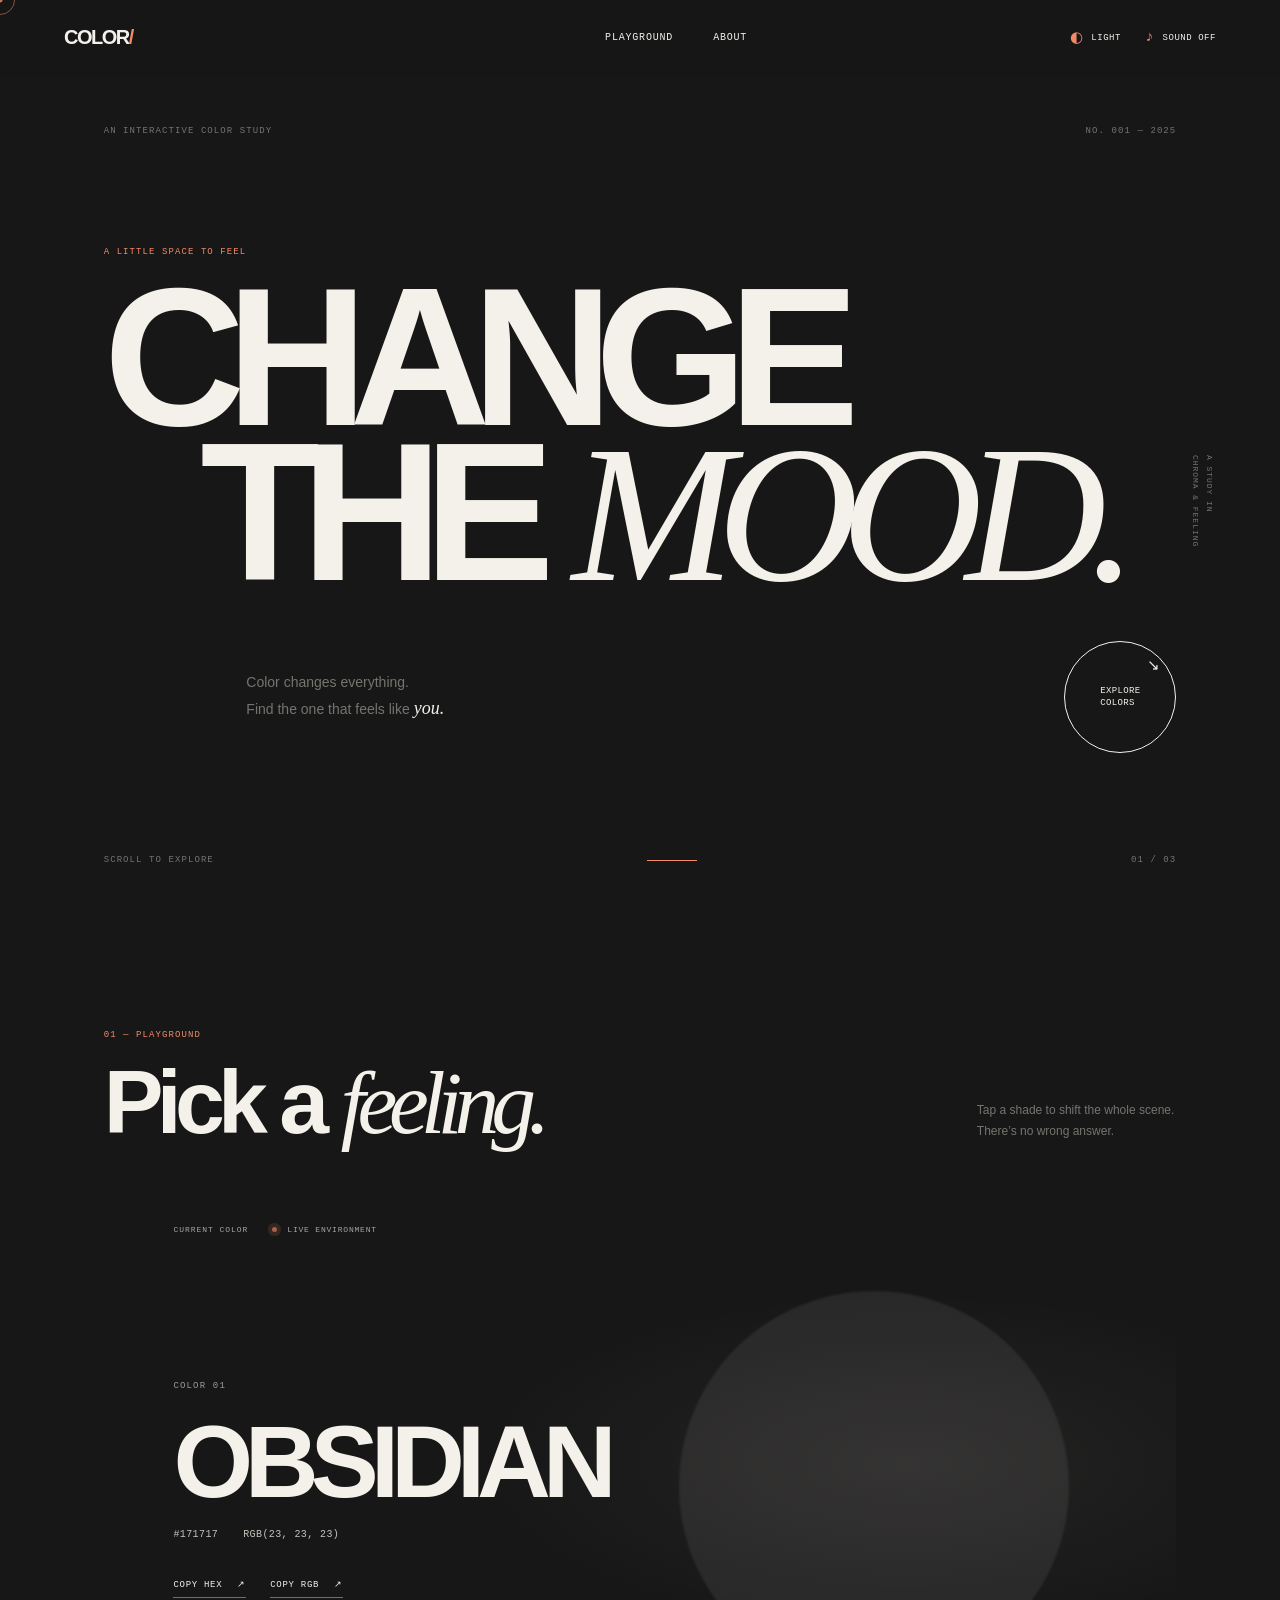
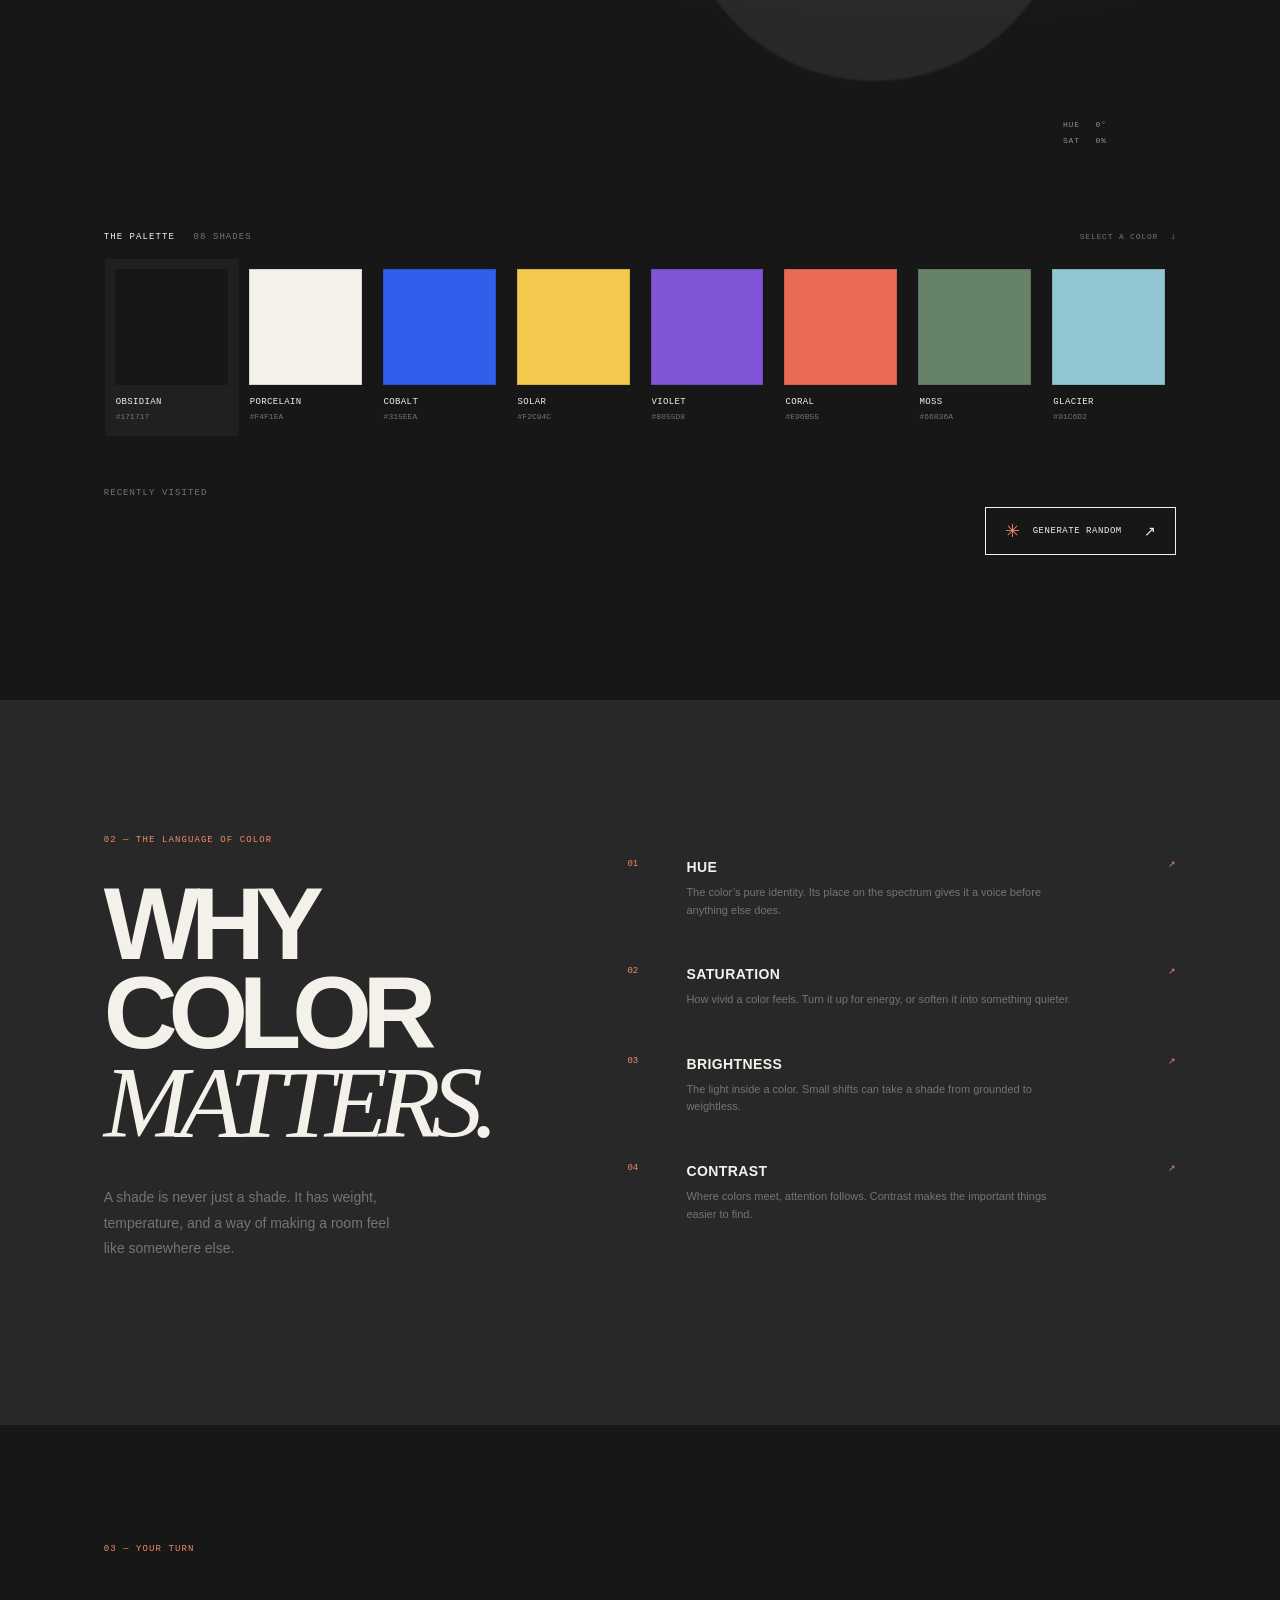
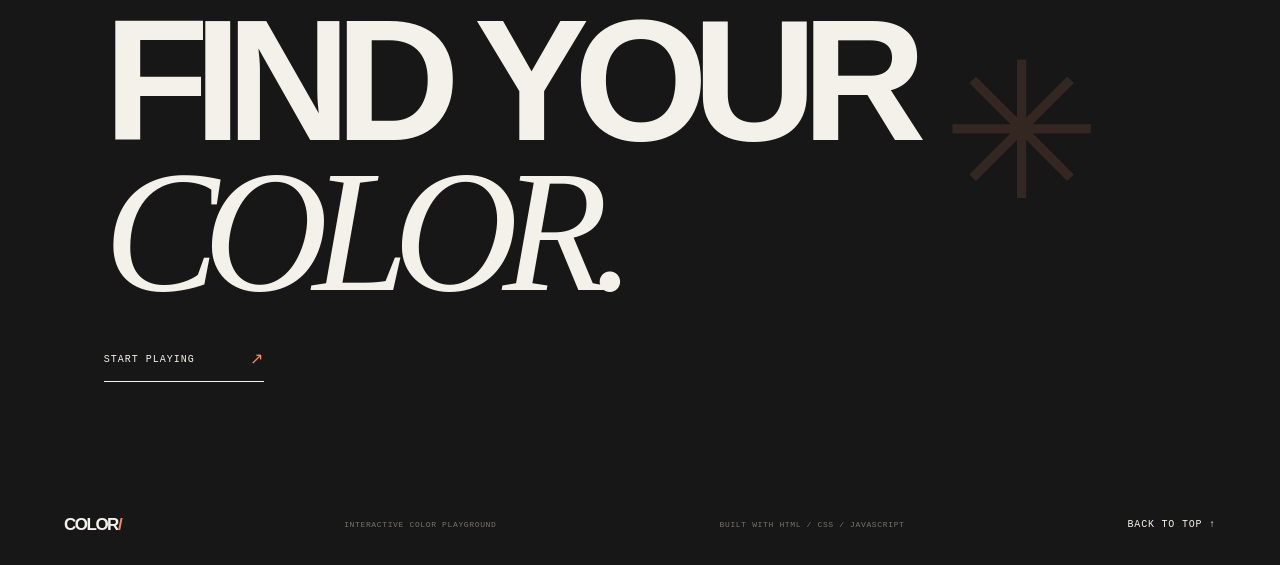
<file: project1/index.html>
<!doctype html>
<html lang="en">
  <head>
    <meta charset="UTF-8" />
    <meta name="viewport" content="width=device-width, initial-scale=1" />
    <meta name="theme-color" content="#f4f1ea" />
    <meta name="description" content="A small study in color, feeling, and the spaces between." />
    <title>COLOR/ — a color playground</title>
    <link rel="stylesheet" href="style.css" />
    <script src="projectOne.js" defer></script>
  </head>
  <body>
    <div class="cursor-dot" aria-hidden="true"></div>
    <div class="cursor-ring" aria-hidden="true"></div>
    <header class="site-header">
      <a class="wordmark" href="#top" aria-label="Color Playground home">COLOR<span>/</span></a>
      <nav class="main-nav" aria-label="Main navigation">
        <a href="#playground">Playground</a><a href="#about">About</a>
      </nav>
      <div class="header-tools">
        <button class="text-control" id="themeToggle" type="button" aria-label="Toggle light and dark theme"><span class="theme-icon">◐</span><span class="theme-label">LIGHT</span></button>
        <button class="text-control" id="soundToggle" type="button" aria-pressed="false"><span class="sound-mark">♪</span><span id="soundLabel">SOUND OFF</span></button>
      </div>
      <button class="menu-toggle" type="button" aria-expanded="false" aria-label="Open menu"><span></span><span></span></button>
    </header>

    <main id="top">
      <section class="hero section-pad" aria-labelledby="hero-title">
        <div class="hero-meta reveal"><span>AN INTERACTIVE COLOR STUDY</span><span>NO. 001 — 2025</span></div>
        <div class="hero-copy">
          <p class="eyebrow reveal">A LITTLE SPACE TO FEEL</p>
          <h1 id="hero-title" class="hero-title"><span class="title-line reveal">CHANGE</span><span class="title-line title-second reveal">THE <i>MOOD.</i></span></h1>
          <div class="hero-bottom reveal"><p>Color changes everything.<br />Find the one that feels like <em>you.</em></p><a class="round-cta magnetic" href="#playground"><span>EXPLORE<br />COLORS</span><span class="arrow">↘</span></a></div>
        </div>
        <div class="hero-side-note" aria-hidden="true">A STUDY IN<br />CHROMA & FEELING</div>
        <div class="hero-foot"><span>SCROLL TO EXPLORE</span><span class="scroll-line"></span><span>01 / 03</span></div>
      </section>

      <section class="playground section-pad" id="playground" aria-labelledby="playground-title">
        <div class="section-heading reveal"><div><p class="eyebrow">01 — PLAYGROUND</p><h2 id="playground-title">Pick a <i>feeling.</i></h2></div><p class="section-note">Tap a shade to shift the whole scene.<br />There’s no wrong answer.</p></div>
        <div class="color-stage" id="colorStage">
          <div class="stage-top"><span class="eyebrow">CURRENT COLOR</span><span class="live-dot"></span><span class="live-label">LIVE ENVIRONMENT</span></div>
          <div class="stage-orb" aria-hidden="true"><div class="orb-inner"></div><span class="orb-cross">+</span></div>
          <div class="stage-content" id="stageContent">
            <span class="stage-index">COLOR 01</span>
            <h3 id="colorName">OBSIDIAN</h3>
            <div class="color-values"><span id="hexValue">#171717</span><span id="rgbValue">RGB(23, 23, 23)</span></div>
            <div class="copy-actions"><button class="copy-button" id="copyHex" type="button">COPY HEX <span>↗</span></button><button class="copy-button" id="copyRgb" type="button">COPY RGB <span>↗</span></button></div>
          </div>
          <span class="stage-coordinates" aria-hidden="true">HUE <b id="hueValue">0°</b><br />SAT <b id="satValue">0%</b></span>
        </div>
        <div class="palette-header reveal"><span class="eyebrow">THE PALETTE <span id="paletteCount">08 SHADES</span></span><span class="palette-hint">SELECT A COLOR <span>↓</span></span></div>
        <div class="palette-grid" id="paletteGrid" aria-label="Color palette"></div>
        <div class="playground-bottom reveal"><div class="history-block"><span class="eyebrow">RECENTLY VISITED</span><div class="history-list" id="historyList" aria-label="Color history"><span class="history-empty">Your colors will live here.</span></div></div><button class="random-button magnetic" id="randomButton" type="button"><span class="random-icon">✳</span> GENERATE RANDOM <span class="button-arrow">↗</span></button></div>
      </section>

      <section class="about section-pad" id="about" aria-labelledby="about-title">
        <div class="about-intro reveal"><p class="eyebrow">02 — THE LANGUAGE OF COLOR</p><h2 id="about-title">WHY COLOR<br /><i>MATTERS.</i></h2><p class="about-lede">A shade is never just a shade. It has weight, temperature, and a way of making a room feel like somewhere else.</p></div>
        <div class="principles">
          <article class="principle reveal" tabindex="0"><span class="principle-number">01</span><div><h3>HUE</h3><p>The color’s pure identity. Its place on the spectrum gives it a voice before anything else does.</p><span class="principle-extra">RED FEELS CLOSE. BLUE FEELS FAR.</span></div><span class="principle-mark">↗</span></article>
          <article class="principle reveal" tabindex="0"><span class="principle-number">02</span><div><h3>SATURATION</h3><p>How vivid a color feels. Turn it up for energy, or soften it into something quieter.</p><span class="principle-extra">LOUDNESS, MEASURED IN COLOR.</span></div><span class="principle-mark">↗</span></article>
          <article class="principle reveal" tabindex="0"><span class="principle-number">03</span><div><h3>BRIGHTNESS</h3><p>The light inside a color. Small shifts can take a shade from grounded to weightless.</p><span class="principle-extra">LIGHT CHANGES EVERYTHING.</span></div><span class="principle-mark">↗</span></article>
          <article class="principle reveal" tabindex="0"><span class="principle-number">04</span><div><h3>CONTRAST</h3><p>Where colors meet, attention follows. Contrast makes the important things easier to find.</p><span class="principle-extra">CLARITY IS A KIND OF CARE.</span></div><span class="principle-mark">↗</span></article>
        </div>
      </section>

      <section class="final-cta section-pad reveal"><p class="eyebrow">03 — YOUR TURN</p><h2>FIND YOUR<br /><i>COLOR.</i></h2><a href="#playground" class="final-button magnetic">START PLAYING <span>↗</span></a><span class="final-scribble" aria-hidden="true">✳</span></section>
    </main>
    <footer class="site-footer"><a class="wordmark" href="#top">COLOR<span>/</span></a><span>INTERACTIVE COLOR PLAYGROUND</span><span>BUILT WITH HTML / CSS / JAVASCRIPT</span><a class="back-top" href="#top">BACK TO TOP ↑</a></footer>
    <div class="toast" role="status" aria-live="polite"></div>
  </body>
</html>
</file>
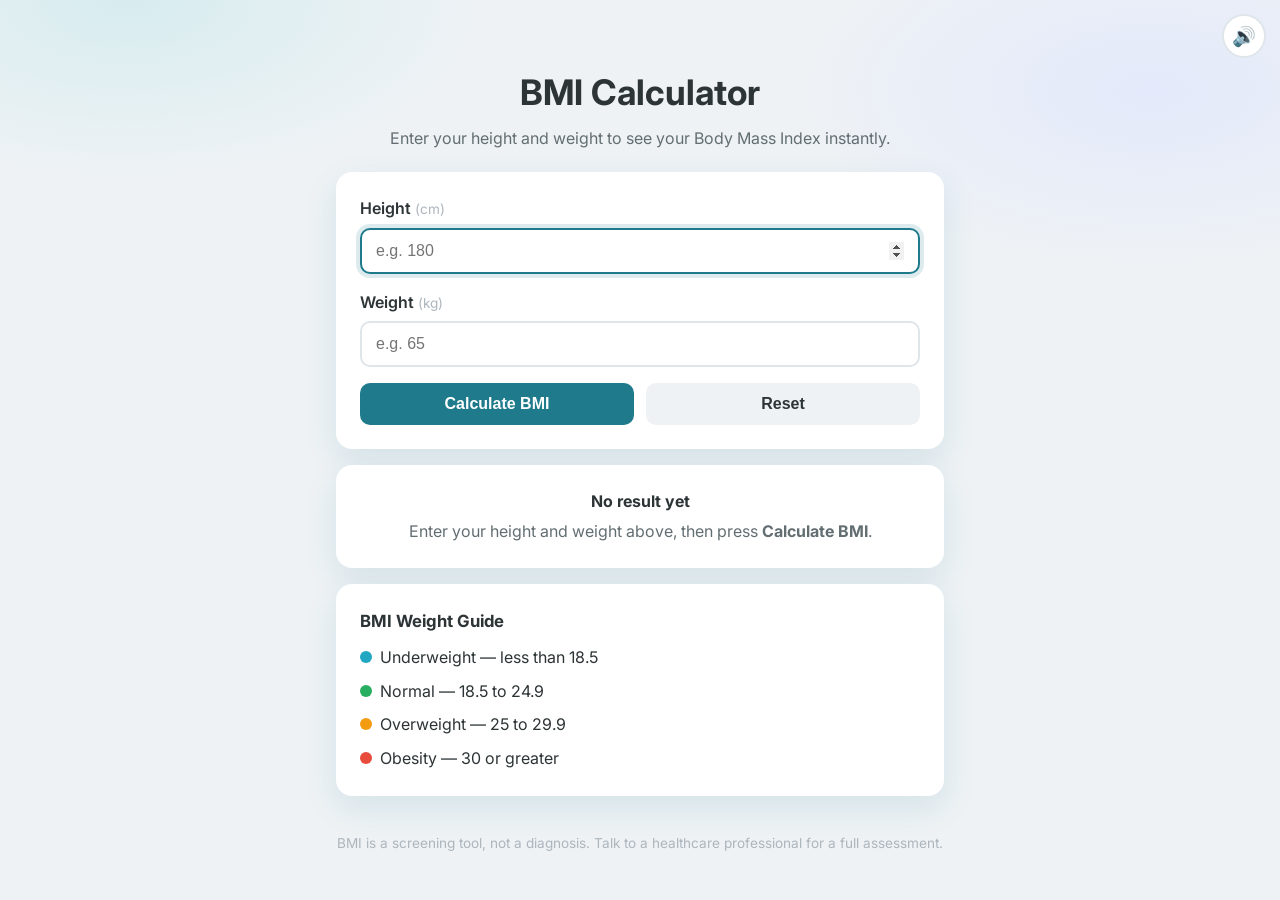
<file: project2/index.html>
<!DOCTYPE html>
<html lang="en">
  <head>
    <meta charset="UTF-8" />
    <meta name="viewport" content="width=device-width, initial-scale=1.0" />
    <meta http-equiv="X-UA-Compatible" content="ie=edge" />
    <link rel="stylesheet" href="style.css" />
    <link rel="preconnect" href="https://fonts.googleapis.com" />
    <link rel="preconnect" href="https://fonts.gstatic.com" crossorigin />
    <link
      href="https://fonts.googleapis.com/css2?family=Inter:wght@400;500;600;700&display=swap"
      rel="stylesheet"
    />
    <title>BMI Calculator</title>
  </head>
  <body>
    <button
      id="sound-toggle"
      class="sound-toggle"
      type="button"
      aria-pressed="true"
      aria-label="Toggle UI sounds"
      title="Toggle sounds"
    >
      <span aria-hidden="true" id="sound-icon">🔊</span>
    </button>

    <main class="page">
      <header class="banner">
        <h1>BMI Calculator</h1>
        <p class="subtitle">
          Enter your height and weight to see your Body Mass Index instantly.
        </p>
      </header>

      <section class="container" aria-label="BMI input">
        <!-- novalidate so OUR custom JS validation runs instead of the browser's -->
        <form id="bmi-form" novalidate>
          <div class="form-group">
            <label for="height" class="form-label">
              Height <span class="unit">(cm)</span>
            </label>
            <input
              type="number"
              id="height"
              class="form-input"
              placeholder="e.g. 180"
              min="1"
              step="any"
              inputmode="decimal"
              autocomplete="off"
              aria-describedby="form-error"
            />
          </div>

          <div class="form-group">
            <label for="weight" class="form-label">
              Weight <span class="unit">(kg)</span>
            </label>
            <input
              type="number"
              id="weight"
              class="form-input"
              placeholder="e.g. 65"
              min="1"
              step="any"
              inputmode="decimal"
              autocomplete="off"
              aria-describedby="form-error"
            />
          </div>

          <p id="form-error" class="error-text" role="alert" hidden></p>

          <div class="button-group">
            <button type="submit" id="calculate-btn" class="btn btn-primary">
              Calculate BMI
            </button>
            <button type="button" id="reset-btn" class="btn btn-secondary">
              Reset
            </button>
          </div>
        </form>
      </section>

      <section class="results-wrapper" aria-label="BMI result">
        <!-- Empty state: shown before the first calculation -->
        <div id="empty-state" class="empty-card">
          <p class="empty-title">No result yet</p>
          <p class="empty-text">
            Enter your height and weight above, then press
            <strong>Calculate BMI</strong>.
          </p>
        </div>

        <!-- Result card: hidden until a valid BMI is calculated -->
        <div id="results" class="results-card" aria-live="polite" hidden>
          <p id="category" class="results-category"></p>
          <p class="bmi-label">Your BMI</p>
          <p id="bmi-number" class="bmi-number">--</p>

          <!-- Visual scale: marker position is set from JS -->
          <div
            class="bmi-scale"
            role="img"
            aria-label="BMI scale from underweight to obesity"
          >
            <div class="scale-bar">
              <span class="seg seg-under"></span>
              <span class="seg seg-normal"></span>
              <span class="seg seg-over"></span>
              <span class="seg seg-obese"></span>
              <span id="scale-marker" class="scale-marker"></span>
            </div>
            <div class="scale-labels">
              <span>14</span><span>18.5</span><span>25</span
              ><span>30</span><span>40</span>
            </div>
          </div>

          <p id="result-hint" class="result-hint"></p>
        </div>

        <div class="guide-card" aria-label="BMI weight guide">
          <h2>BMI Weight Guide</h2>
          <ul>
            <li><span class="dot dot-under"></span>Underweight — less than 18.5</li>
            <li><span class="dot dot-normal"></span>Normal — 18.5 to 24.9</li>
            <li><span class="dot dot-over"></span>Overweight — 25 to 29.9</li>
            <li><span class="dot dot-obese"></span>Obesity — 30 or greater</li>
          </ul>
        </div>
      </section>
    </main>

    <footer class="footer">
      <p>
        BMI is a screening tool, not a diagnosis. Talk to a healthcare
        professional for a full assessment.
      </p>
    </footer>

    <script src="projectTwo.js"></script>
  </body>
</html>
</file>
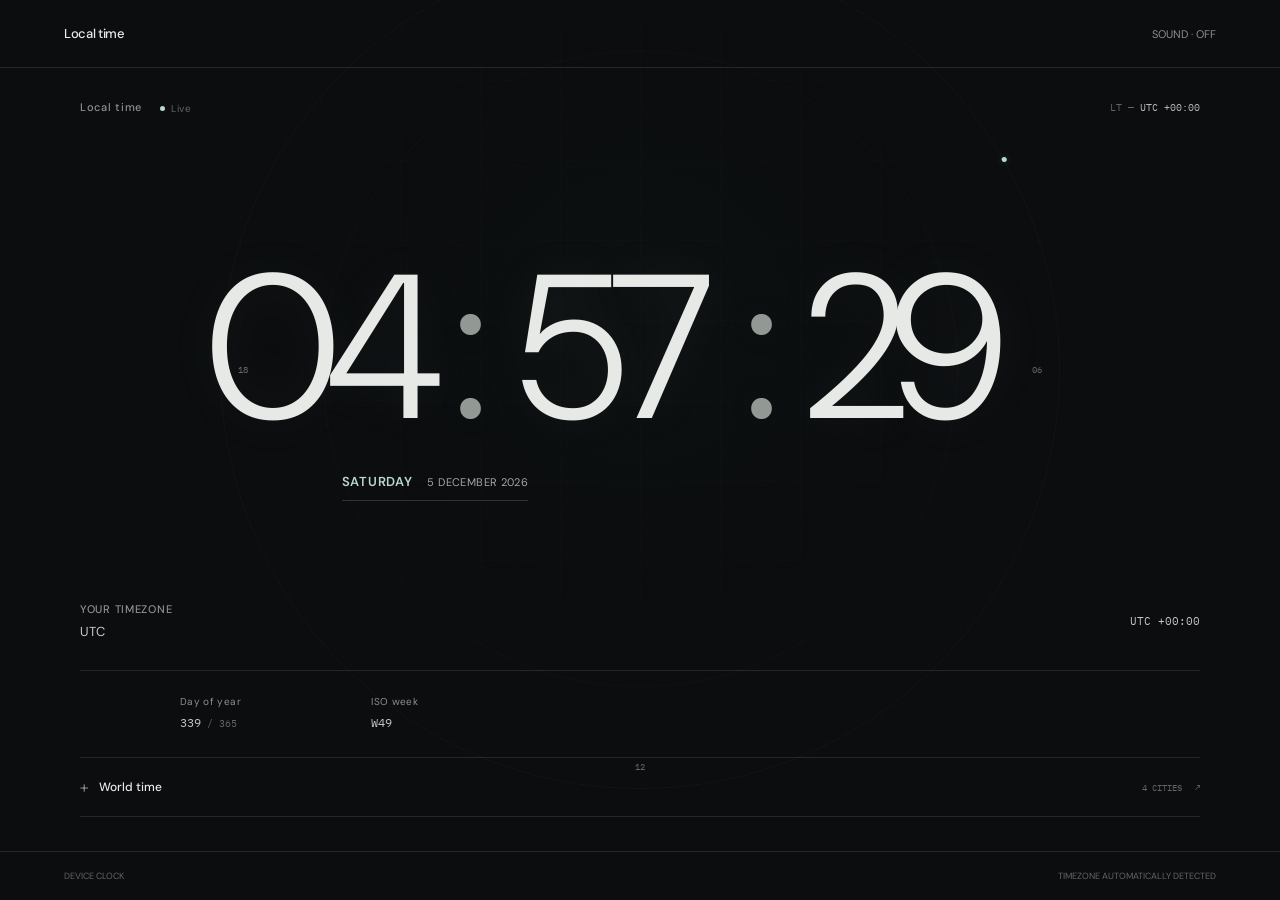
<file: project3/index.html>
<!doctype html>
<html lang="en">
  <head>
    <meta charset="UTF-8" />
    <meta name="viewport" content="width=device-width, initial-scale=1" />
    <meta name="theme-color" content="#0b0d0f" />
    <meta name="description" content="A precise, quiet instrument for local time." />
    <link rel="icon" href="data:," />
    <title>LOCAL TIME — a time instrument</title>
    <link rel="stylesheet" href="style.css" />
    <script src="projectThree.js" defer></script>
  </head>
  <body>
    <div class="ambient-glow" aria-hidden="true"></div>
    <header class="topbar">
      <a class="brand" href="#top" aria-label="Local Time home"><span class="brand-mark"></span> Local time</a>
      <button class="sound-toggle" id="soundToggle" type="button" aria-pressed="false" aria-label="Enable tick sound">
        <span id="soundLabel">SOUND · OFF</span>
      </button>
    </header>

    <main id="top">
      <section class="clock-face" aria-label="Your local time">
        <div class="face-top"><span class="eyebrow">Local time <span class="live-status"><i></i>Live</span></span><span class="face-index">LT — <span id="timezoneAbbr">UTC +00:00</span></span></div>
        <div class="time-wrap" aria-live="off">
          <time id="clock" class="clock" aria-label="Local time"><span class="time-part" id="clockHour">00</span><span class="time-separator">:</span><span class="time-part" id="clockMinute">00</span><span class="time-separator">:</span><span class="time-part" id="clockSecond">00</span></time>
        </div>
        <div class="date-row">
          <span class="weekday" id="weekday">—</span>
          <time class="full-date" id="fullDate">—</time>
        </div>
        <span class="date-baseline" aria-hidden="true"></span>
        <div class="face-bottom">
          <div class="timezone-wrap" title="Detected from your device settings">
            <span class="eyebrow">YOUR TIMEZONE</span>
            <span class="timezone-name" id="timezoneName">Detecting timezone…</span>
          </div>
          <span class="utc-offset" id="utcOffset">UTC +00:00</span>
        </div>
        <div class="dial" aria-hidden="true"><span class="dial-label dial-zero">00</span><span class="dial-label dial-six">06</span><span class="dial-label dial-twelve">12</span><span class="dial-label dial-eighteen">18</span><span class="hour-marker" id="hourMarker"></span></div>
      </section>

      <section class="data-strip" aria-label="Additional time information">
        <div class="data-point"><span class="eyebrow">Day of year</span><span class="data-value"><span id="dayOfYear">—</span><span class="data-unit"> / <span id="daysThisYear">365</span></span></span></div>
        <div class="data-point"><span class="eyebrow">ISO week</span><span class="data-value" id="weekNumber">—</span></div>
      </section>

      <section class="world-section">
        <details class="world-clock" id="worldClock">
          <summary tabindex="0"><span class="world-title"><span class="summary-mark" aria-hidden="true">+</span> World time</span><span class="world-summary">4 CITIES <span class="summary-arrow" aria-hidden="true">↗</span></span></summary>
          <div class="world-list" id="worldList" aria-label="Current time in selected cities"></div>
        </details>
      </section>
    </main>

    <footer class="footer"><span>DEVICE CLOCK</span><span>TIMEZONE AUTOMATICALLY DETECTED</span></footer>
  </body>
</html>
</file>
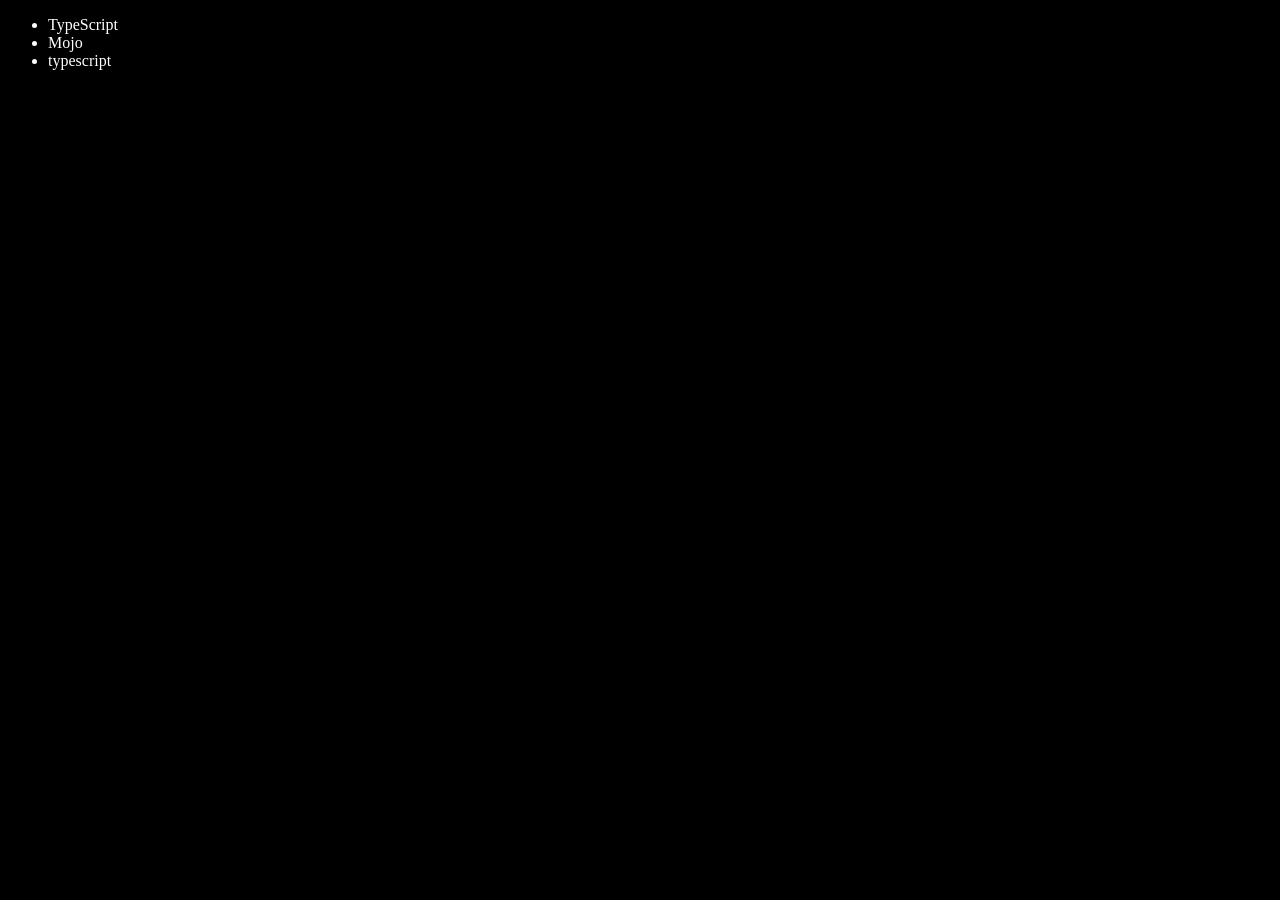
<file: 06_DOM/four.html>
<!DOCTYPE html>
<html lang="en">
<head>
    <meta charset="UTF-8">
    <meta name="viewport" content="width=device-width, initial-scale=1.0">
    <title>Dom contd.</title>
</head>
<body style="background-color: black; color: white;">
    <ul class="language">
         <li>JavaScript</li>
    </ul>
       
</body>
<script>
    function addLanguage(langName){
        const li = document.createElement('li');
        li.innerHTML = `${langName}`
        document.querySelector('.language').appendChild(li)


    }
    addLanguage("python");
    addLanguage("typescript");


    function addOptiLanguage(langName){
       const li =  document.createElement('li')
       li.appendChild(document.createTextNode(langName))
       document.querySelector('.language').appendChild(li)

    } // preferred method

    addOptiLanguage("golang");

    //edit
    const secondLang = document.querySelector("li:nth-child(2)")
    //secondLang.innerHTML = "Mojo"
    const newli = document.createElement('li')
    newli.textContent = "Mojo"
    secondLang.replaceWith(newli)


    const firstLang = document.querySelector("li:nth-child(1)")
    firstLang.outerHTML = "<li>TypeScript</li>"

    // remove
    const lastLang = document.querySelector("li:last-child")
    lastLang.remove()
    

</script>
</html>
</file>
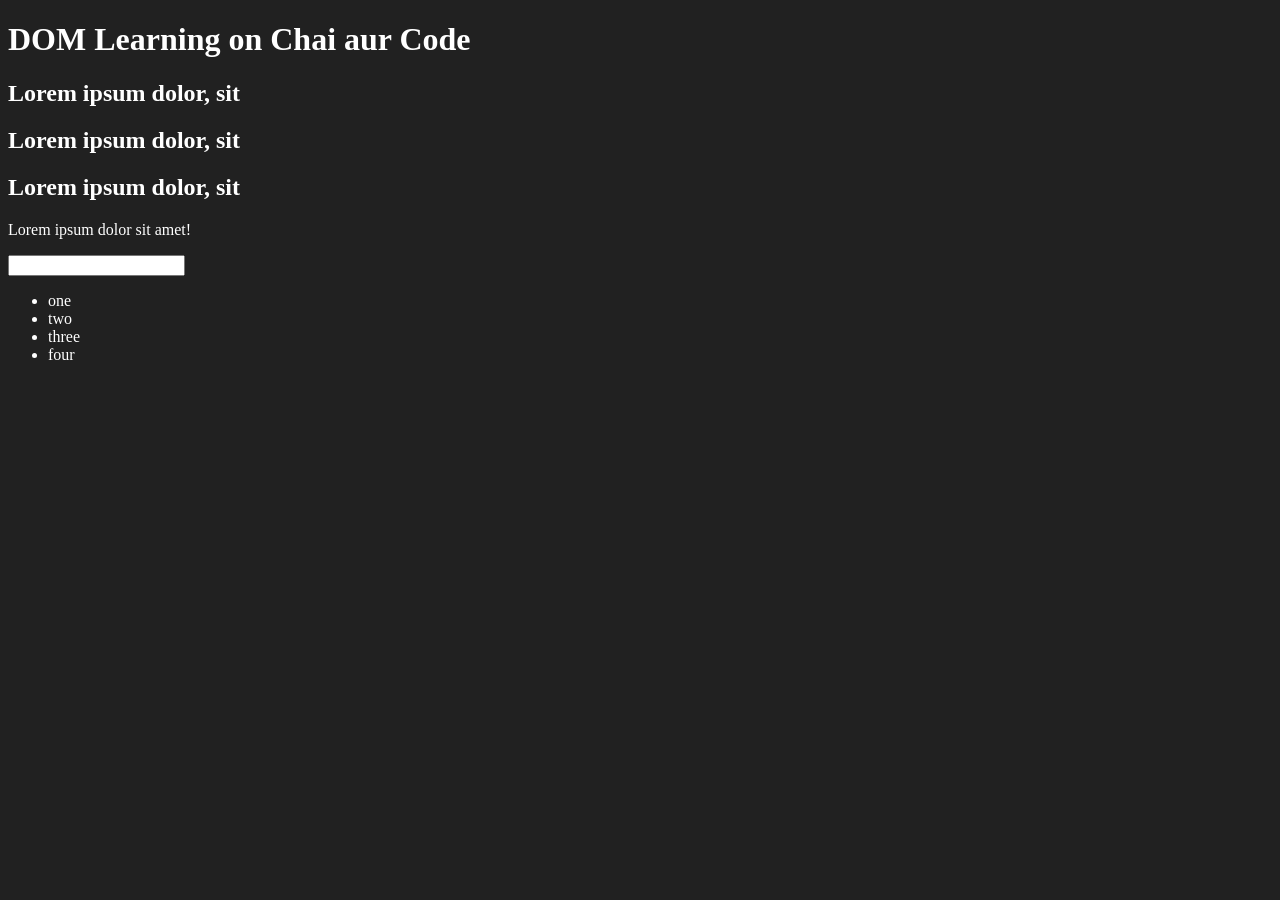
<file: 06_DOM/one.html>
<!DOCTYPE html>
<html lang="en">
<head>
    <meta charset="UTF-8">
   
    <title>DOM Learning</title>
    <style>
        .bg-black{
            background-color: #212121;
            color: #ffff;
        }
    </style>
</head>
<body class ="bg-black">
    <div>
        <h1 id="title" class = "Heading"> DOM Learning on Chai aur Code <span style="display: none">test text</span> </h1>   
        <h2>Lorem ipsum dolor, sit</h2>
        <h2>Lorem ipsum dolor, sit</h2>
        <h2>Lorem ipsum dolor, sit</h2>
        <p> Lorem ipsum dolor sit amet!</p>
        <input type="password" name="">

        <ul>
            <li class = "list-item">one</li>
            <li class = "list-item">two</li>
            <li class = "list-item">three</li>
            <li class = "list-item">four</li>
        </ul>
    </div>
</body>
</html>
</file>
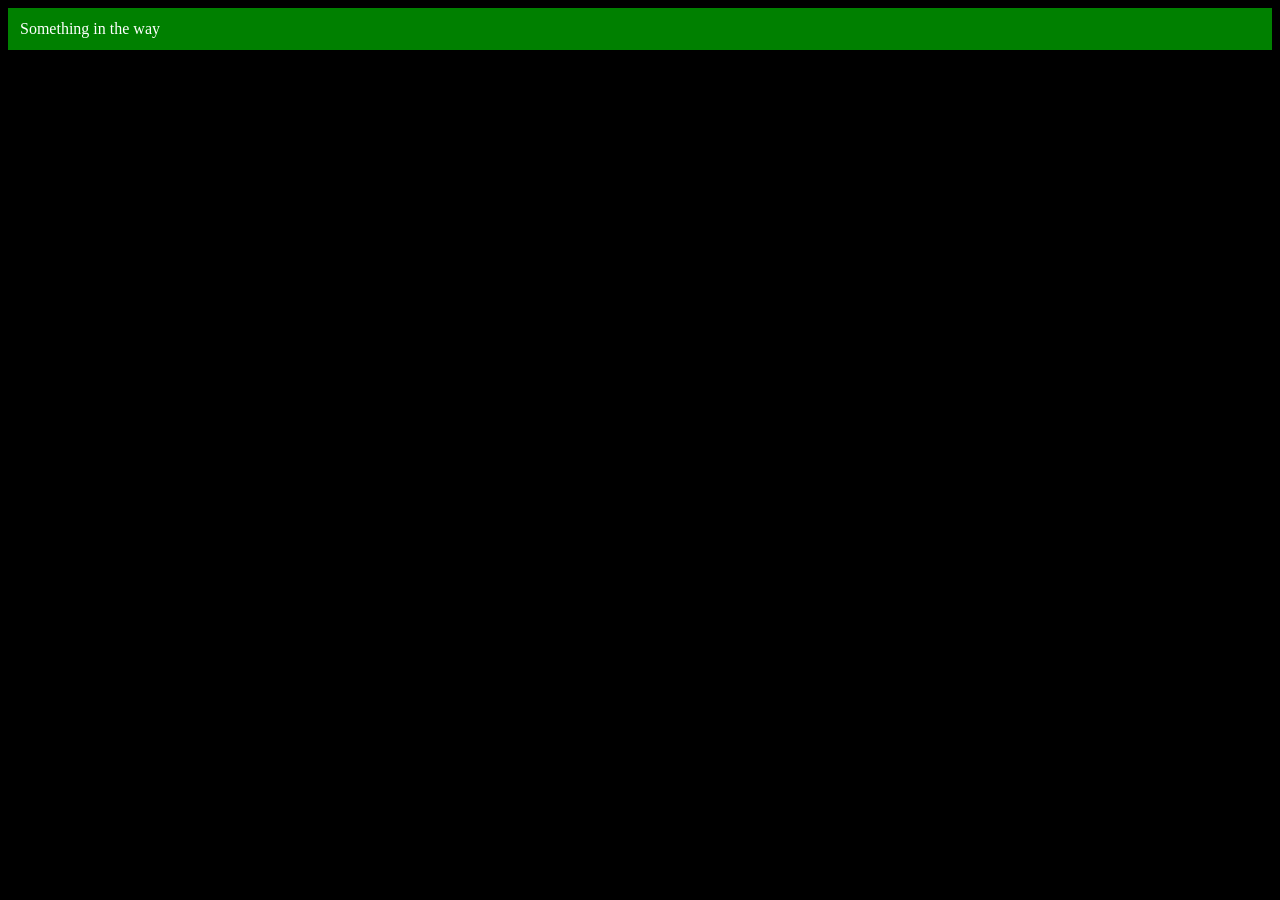
<file: 06_DOM/three.html>
<!DOCTYPE html>
<html lang="en">
<head>
    <meta charset="UTF-8">
    <meta name="viewport" content="width=device-width, initial-scale=1.0">
    <title>DOM contd.</title>
</head>
<body style="background-color: black; color: white ;"">
    
</body>
<script>
    const div = document.createElement('div')
    console.log(div);
    div.className = "main";
    div.id = Math.round(Math.random() * 10 + 1);
    div.setAttribute("title", "generate a title")
    div.style.backgroundColor = 'green'
    div.style.padding = '12px'
    //div.innerText = "Something in the way" <!--it overrides values-->
    const addText = document.createTextNode('Something in the way')
    div.appendChild(addText);

    document.body.appendChild(div)

</script>
</html>
</file>
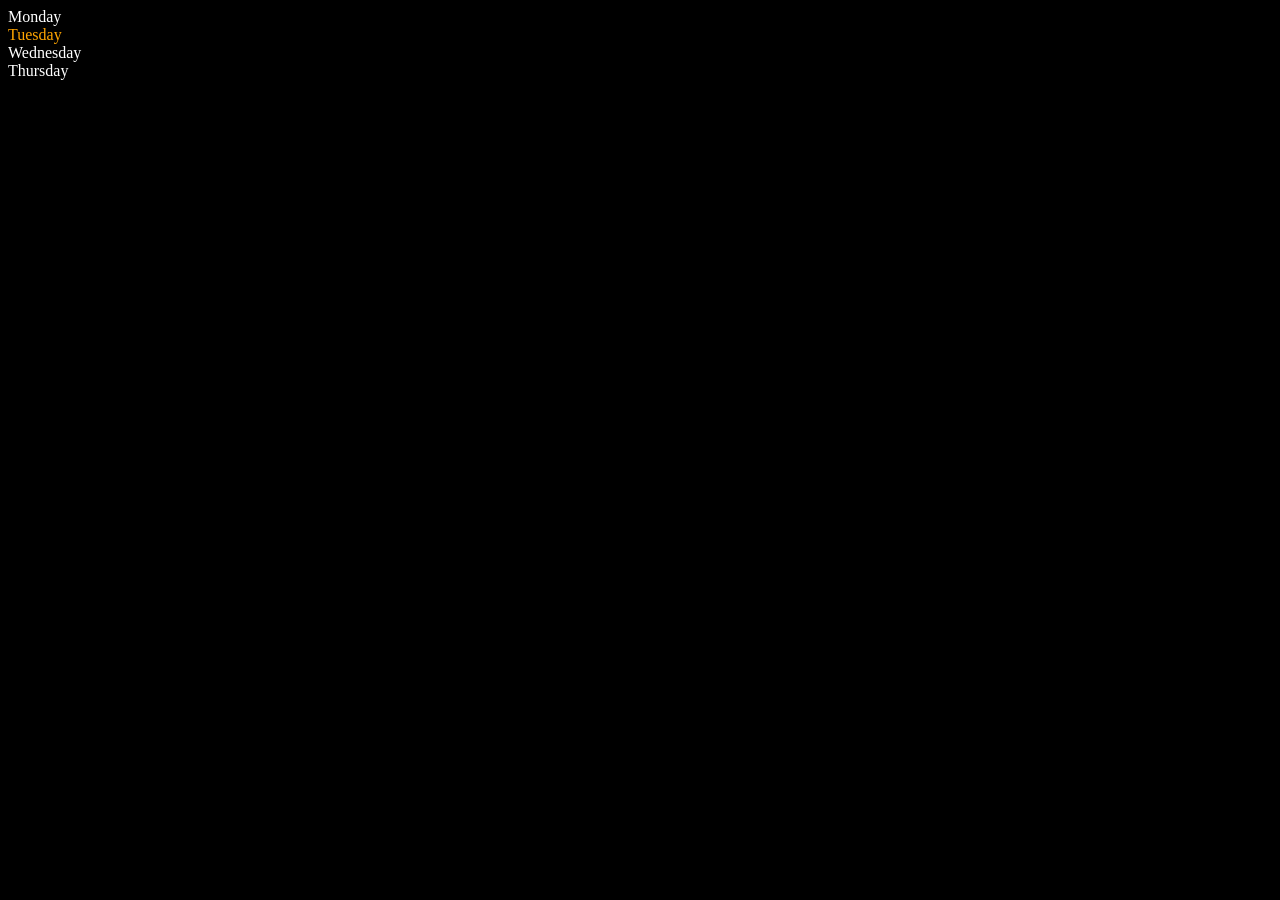
<file: 06_DOM/two.html>
<!DOCTYPE html>
<html lang="en">
<head>
    <meta charset="UTF-8">
    <meta name="viewport" content="width=device-width, initial-scale=1.0">
    <title>DOM | Learning</title>
</head>
<body style="background-color: black; color: white ;">
    
    <div class = "parent">
        <!--this is a comment-->
        <div class="day">Monday</div>
        <div class="day">Tuesday</div>
        <div class="day">Wednesday</div>
        <div class="day">Thursday</div>
    </div>
</body>
<script>
    const parent = document.querySelector('.parent')
    // console.log(parent);
    // console.log(parent.children);
    // console.log(parent.children[1].innerHTML);

    // for (let i = 0; i < parent.children.length; i++) {
    //     console.log(parent.children[i].innerHTML);
        
    // }

    parent.children[1].style.color = 'orange';
    // console.log(parent.firstElementChild)
    // console.log(parent.lastElementChild)

    const dayOne = document.querySelector('.day')
    console.log(dayOne);

    // console.log(dayOne.parentElement);
    // console.log(dayOne.nextElementSibling);

    console.log("NODES: ", parent.childNodes);
    

</script>
</html>
</file>
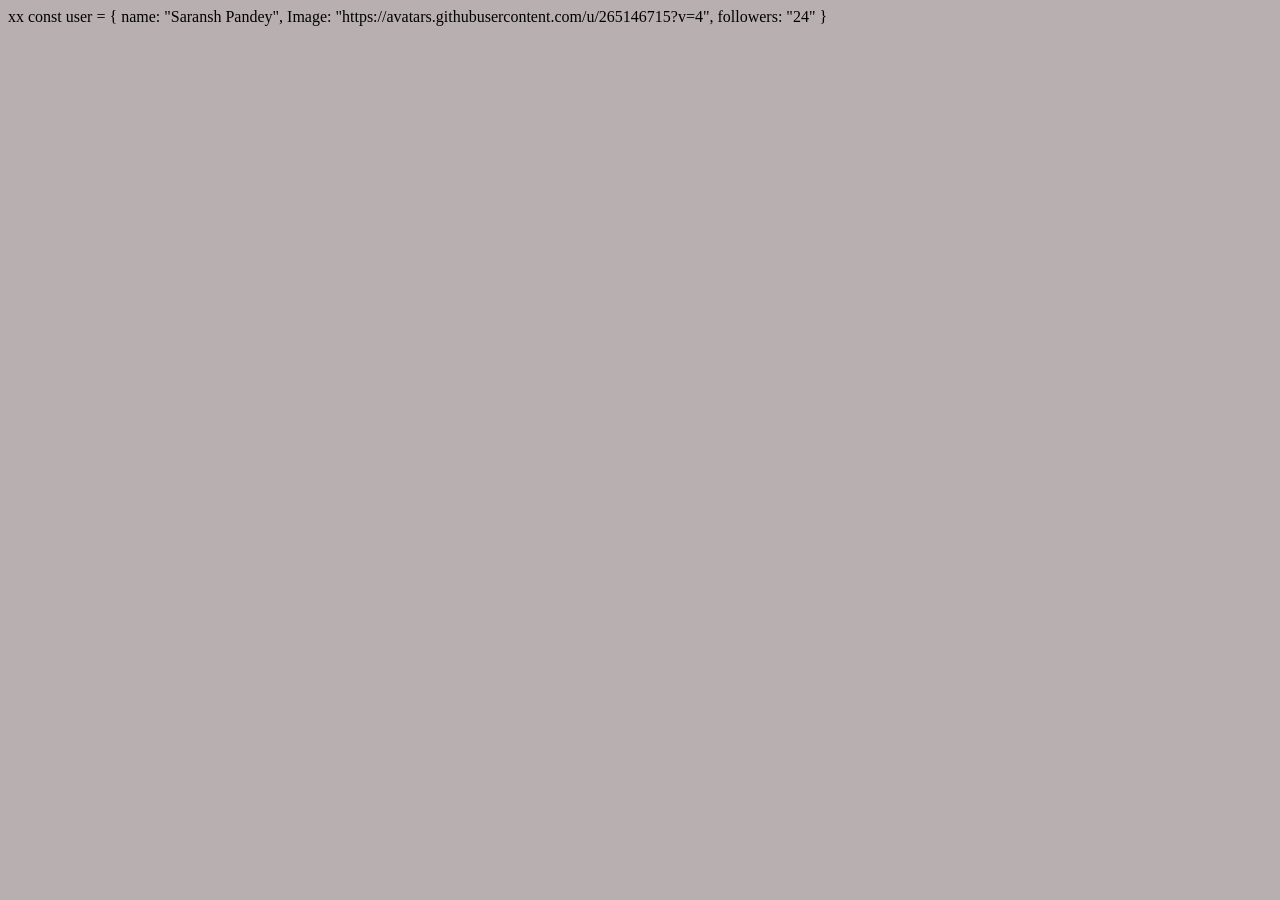
<file: 07_advance_one/apirequest2.html>
xx<!DOCTYPE html>
<html lang="en">
<head>
    <meta charset="UTF-8">
    <meta name="viewport" content="width=device-width, initial-scale=1.0">
    <title>Document</title>
</head>
<body style="background-color: #b8b0b0 ;">
   
        const user = {
        name: "Saransh Pandey",
        Image: "https://avatars.githubusercontent.com/u/265146715?v=4",       
        followers: "24" 

    }
    

   

</body>
    <script>
        const requestUrl = 'https://api.github.com/users/saransh-dev12'
        const xhr = new XMLHttpRequest()
        xhr.open('GET', requestUrl)
        xhr.onreadystatechange = function(){
            console.log(xhr.readyState);
            if (xhr.readyState === 4) {
                const data = JSON.parse(this.responseText)
                console.log(data)
                console.log(data.followers)
                
            }

        }
        xhr.send()

    </script>
</html>
</file>
<file: project1/style.css>
:root{--paper:#f4f1ea;--ink:#171717;--muted:#76746f;--line:rgba(23,23,23,.17);--accent:#ed6846;--scene:#171717;--scene-ink:#f4f1ea;--mono:'SFMono-Regular',Consolas,monospace;--sans:'Helvetica Neue',Arial,sans-serif;--display:'Arial',sans-serif;--ease:cubic-bezier(.22,.8,.25,1);color-scheme:light}
*{box-sizing:border-box}html{scroll-behavior:smooth;scroll-padding-top:84px}body{margin:0;background:var(--paper);color:var(--ink);font-family:var(--sans);transition:background-color .9s var(--ease),color .6s var(--ease);overflow-x:hidden}body.dark-ui{--paper:#171717;--ink:#f4f1ea;--muted:#a3a09a;--line:rgba(244,241,234,.2);color-scheme:dark}a{color:inherit;text-decoration:none}button{font:inherit;color:inherit}.section-pad{padding-left:8.1vw;padding-right:8.1vw}.site-header{height:76px;padding:0 5vw;display:flex;align-items:center;justify-content:space-between;position:sticky;top:0;z-index:10;background:color-mix(in srgb,var(--paper) 90%,transparent);backdrop-filter:blur(14px);border-bottom:1px solid var(--line);transition:background .5s}.wordmark{font:800 20px var(--display);letter-spacing:-1.5px}.wordmark span{color:var(--accent)}.main-nav{display:flex;gap:40px;margin-left:13%}.main-nav a,.back-top{font:10px var(--mono);text-transform:uppercase;letter-spacing:.08em;position:relative}.main-nav a:after,.back-top:after{content:'';height:1px;position:absolute;bottom:-6px;left:0;width:0;background:currentColor;transition:width .35s var(--ease)}.main-nav a:hover:after,.back-top:hover:after{width:100%}.header-tools{display:flex;gap:24px}.text-control{border:0;background:none;padding:8px 0;display:flex;align-items:center;gap:8px;font:9px var(--mono);letter-spacing:.06em;cursor:pointer}.theme-icon,.sound-mark{font-size:15px;color:var(--accent)}.menu-toggle{display:none}.hero{min-height:calc(100svh - 76px);padding-top:50px;padding-bottom:35px;position:relative;display:flex;flex-direction:column}.hero-meta,.hero-foot{display:flex;justify-content:space-between;font:9px var(--mono);letter-spacing:.12em;color:var(--muted)}.hero-copy{width:82%;margin:auto 0}.eyebrow{font:9px var(--mono);letter-spacing:.12em;text-transform:uppercase}.hero-copy>.eyebrow{margin-bottom:24px;color:var(--accent)}.hero-title{font:800 clamp(86px,15.3vw,228px)/.79 var(--display);letter-spacing:-.095em;margin:0 0 50px}.title-line{display:block;overflow:hidden}.title-second{padding-left:13%}.title-second i,.section-heading h2 i,.about-intro h2 i,.final-cta h2 i{font-family:Georgia,serif;font-weight:400;letter-spacing:-.09em}.hero-bottom{display:flex;justify-content:space-between;align-items:center;padding-left:13.3%}.hero-bottom p{font-size:14px;line-height:1.65;color:var(--muted)}.hero-bottom em{color:var(--ink);font-family:Georgia,serif;font-size:18px}.round-cta{width:112px;height:112px;border:1px solid var(--ink);border-radius:50%;display:flex;align-items:center;justify-content:center;position:relative;font:9px/1.4 var(--mono);letter-spacing:.04em;transition:background .4s,color .4s,transform .25s}.round-cta:hover{background:var(--ink);color:var(--paper)}.round-cta .arrow{position:absolute;right:15px;top:14px;font-size:15px}.hero-side-note{position:absolute;right:5vw;top:46%;font:8px/1.8 var(--mono);letter-spacing:.12em;color:var(--muted);writing-mode:vertical-rl}.hero-foot{align-items:center;gap:16px}.hero-foot span:first-child{margin-right:auto}.hero-foot span:last-child{margin-left:auto}.scroll-line{height:1px;background:var(--accent);width:50px;transform-origin:left;animation:lineGrow 1.6s .7s both var(--ease)}@keyframes lineGrow{from{transform:scaleX(0)}to{transform:scaleX(1)}}
.playground{padding-top:130px;padding-bottom:145px;background:var(--paper);transition:background-color .9s var(--ease)}.section-heading{display:flex;align-items:end;justify-content:space-between;margin-bottom:46px}.section-heading .eyebrow,.about-intro .eyebrow{color:var(--accent);margin:0 0 20px}.section-heading h2{font:700 clamp(46px,7vw,92px)/.95 var(--display);letter-spacing:-.075em;margin:0}.section-note{font-size:12px;line-height:1.7;color:var(--muted);margin:0 2px 4px 0}.color-stage{height:min(55vw,590px);min-height:410px;background:var(--scene);color:var(--scene-ink);position:relative;overflow:hidden;display:flex;align-items:center;padding:6.5%;transition:background-color .85s var(--ease),color .6s;isolation:isolate}.color-stage:before{content:'';position:absolute;inset:0;background:radial-gradient(ellipse at 75% 46%,color-mix(in srgb,var(--scene-ink) 9%,transparent),transparent 38%);opacity:.65;pointer-events:none}.stage-top{position:absolute;top:34px;left:6.5%;display:flex;align-items:center;gap:10px;font:8px var(--mono);letter-spacing:.1em;opacity:.65}.stage-top .eyebrow{font-size:8px}.live-dot{width:5px;height:5px;border-radius:50%;background:var(--accent);margin-left:14px;box-shadow:0 0 0 4px color-mix(in srgb,var(--accent) 20%,transparent)}.stage-orb{width:min(34vw,390px);height:min(34vw,390px);position:absolute;right:10%;top:50%;transform:translate(0,-50%);border-radius:50%;background:var(--scene-ink);opacity:.08;filter:blur(1px);transition:background .8s,transform .8s var(--ease);will-change:transform}.orb-inner{position:absolute;inset:8%;border:1px solid currentColor;border-radius:50%;opacity:.28}.orb-cross{position:absolute;top:50%;left:50%;font:20px var(--mono);transform:translate(-50%,-50%);opacity:.5}.stage-content{position:relative;z-index:1;transition:opacity .24s,transform .24s}.stage-index{font:9px var(--mono);letter-spacing:.13em;opacity:.6}.stage-content h3{font:700 clamp(42px,8vw,110px)/.95 var(--display);letter-spacing:-.08em;margin:21px 0 18px;max-width:650px}.color-values{display:flex;gap:25px;font:10px var(--mono);letter-spacing:.04em;opacity:.78}.copy-actions{display:flex;gap:24px;margin-top:39px}.copy-button{background:none;border:0;border-bottom:1px solid color-mix(in srgb,var(--scene-ink) 40%,transparent);padding:0 0 7px;font:9px var(--mono);letter-spacing:.08em;cursor:pointer;transition:border-color .25s,color .25s}.copy-button span{padding-left:9px}.copy-button:hover{border-color:var(--accent);color:var(--accent)}.stage-coordinates{position:absolute;bottom:32px;right:6.5%;font:8px/2 var(--mono);letter-spacing:.1em;opacity:.55}.stage-coordinates b{font-weight:400;margin-left:10px}.palette-header{display:flex;justify-content:space-between;margin:51px 0 16px}.palette-header .eyebrow span{color:var(--muted);margin-left:12px}.palette-hint{font:8px var(--mono);letter-spacing:.1em;color:var(--muted)}.palette-hint span{color:var(--accent);margin-left:7px}.palette-grid{display:grid;grid-template-columns:repeat(8,1fr);border-top:1px solid var(--line);border-left:1px solid var(--line)}.swatch{min-width:0;position:relative;text-align:left;border:0;border-right:1px solid var(--line);border-bottom:1px solid var(--line);background:transparent;padding:0;cursor:pointer;transition:background .3s;overflow:hidden}.swatch:hover,.swatch[aria-pressed=true]{background:color-mix(in srgb,var(--ink) 4%,transparent)}.swatch-color{height:116px;display:block;margin:10px 10px 12px;position:relative;overflow:hidden}.swatch-color:after{content:'';position:absolute;inset:0;border:1px solid rgba(0,0,0,.12);transition:inset .35s var(--ease)}.swatch:hover .swatch-color:after,.swatch[aria-pressed=true] .swatch-color:after{inset:5px}.swatch-meta{padding:0 11px 14px;display:flex;flex-direction:column;gap:5px}.swatch-name{font:9px var(--mono);letter-spacing:.04em;white-space:nowrap;overflow:hidden;text-overflow:ellipsis}.swatch-hex{font:8px var(--mono);color:var(--muted)}.swatch-active{position:absolute;top:18px;right:18px;width:8px;height:8px;background:var(--paper);border-radius:50%;opacity:0;transform:scale(.4);transition:.3s}.swatch[aria-pressed=true] .swatch-active{opacity:1;transform:scale(1)}.playground-bottom{display:flex;align-items:flex-end;justify-content:space-between;margin-top:45px}.history-block>.eyebrow{color:var(--muted)}.history-list{display:flex;gap:8px;min-height:45px;align-items:center;margin-top:11px}.history-empty{color:var(--muted);font:10px var(--mono)}.history-chip{width:32px;height:32px;padding:0;border:0;cursor:pointer;position:relative;animation:chipIn .45s var(--ease) both}.history-chip:hover{transform:translateY(-4px)}.history-chip[aria-label]{font-size:0}.random-button{height:48px;padding:0 19px;border:1px solid var(--ink);background:transparent;font:9px var(--mono);letter-spacing:.06em;cursor:pointer;display:flex;align-items:center;gap:12px;transition:background .3s,color .3s,transform .25s}.random-button:hover{background:var(--ink);color:var(--paper)}.random-icon{font-size:18px;color:var(--accent);transition:transform .6s}.random-button:hover .random-icon{transform:rotate(90deg)}.button-arrow{font-size:14px;margin-left:10px}
.about{padding-top:135px;padding-bottom:150px;display:grid;grid-template-columns:.85fr 1.15fr;gap:11%;background:color-mix(in srgb,var(--paper) 92%,var(--ink));transition:background .8s}.about-intro h2,.final-cta h2{font:800 clamp(55px,8vw,108px)/.87 var(--display);letter-spacing:-.09em;margin:34px 0}.about-lede{font:14px/1.8 var(--sans);color:var(--muted);max-width:300px;margin-top:38px}.principles{border-top:1px solid var(--line)}.principle{display:grid;grid-template-columns:45px 1fr 24px;gap:14px;padding:23px 0;border-bottom:1px solid var(--line);cursor:pointer;transition:padding .35s var(--ease)}.principle:hover,.principle:focus{padding-left:9px;outline:none}.principle-number,.principle-mark{font:9px var(--mono);color:var(--accent)}.principle h3{font:600 14px var(--display);letter-spacing:.03em;margin:0 0 9px}.principle p{font-size:11px;line-height:1.6;color:var(--muted);margin:0;max-width:390px}.principle-extra{display:block;font:8px var(--mono);letter-spacing:.1em;color:var(--accent);max-height:0;overflow:hidden;opacity:0;transition:all .35s;margin-top:0}.principle:hover .principle-extra,.principle:focus .principle-extra,.principle:focus-within .principle-extra{max-height:20px;opacity:1;margin-top:12px}.principle-mark{justify-self:end;transition:transform .3s}.principle:hover .principle-mark{transform:translate(3px,-3px)}.final-cta{min-height:590px;padding-top:110px;padding-bottom:100px;position:relative;overflow:hidden}.final-cta>.eyebrow{color:var(--accent)}.final-cta h2{font-size:clamp(76px,13.5vw,180px);margin:52px 0 40px}.final-button{display:inline-flex;gap:55px;align-items:center;border-bottom:1px solid var(--ink);padding:0 0 12px;font:10px var(--mono);letter-spacing:.1em}.final-button span{font-size:16px;color:var(--accent);transition:transform .25s}.final-button:hover span{transform:translate(3px,-3px)}.final-scribble{position:absolute;right:14%;top:30%;font-size:190px;font-weight:200;color:var(--accent);opacity:.13;animation:slowSpin 25s linear infinite}@keyframes slowSpin{to{transform:rotate(360deg)}}.site-footer{min-height:84px;padding:20px 5vw;display:flex;align-items:center;justify-content:space-between;border-top:1px solid var(--line);gap:16px}.site-footer>span{font:8px var(--mono);letter-spacing:.08em;color:var(--muted)}.site-footer .wordmark{font-size:17px}.reveal{opacity:0;transform:translateY(24px);transition:opacity .75s var(--ease),transform .85s var(--ease)}.reveal.is-visible{opacity:1;transform:translateY(0)}.hero-title .title-line{animation:titleIn .9s .12s both var(--ease)}.hero-title .title-second{animation-delay:.26s}@keyframes titleIn{from{transform:translateY(105%);opacity:0}to{transform:translateY(0);opacity:1}}@keyframes chipIn{from{opacity:0;transform:scale(.6) translateY(8px)}to{opacity:1;transform:scale(1) translateY(0)}}
.toast{position:fixed;bottom:25px;left:50%;transform:translate(-50%,15px);background:var(--ink);color:var(--paper);padding:11px 17px;font:9px var(--mono);letter-spacing:.08em;opacity:0;pointer-events:none;z-index:20;transition:opacity .3s,transform .3s}.toast.show{opacity:1;transform:translate(-50%,0)}.cursor-dot,.cursor-ring{position:fixed;left:0;top:0;z-index:30;pointer-events:none;border-radius:50%;opacity:0;transform:translate(-50%,-50%)}.cursor-dot{width:5px;height:5px;background:var(--accent)}.cursor-ring{width:30px;height:30px;border:1px solid color-mix(in srgb,var(--accent) 65%,transparent);transition:width .25s,height .25s,background .25s}.cursor-ring.hovering{width:52px;height:52px;background:color-mix(in srgb,var(--accent) 10%,transparent)}.ripple{position:fixed;border-radius:50%;pointer-events:none;z-index:9;border:1px solid color-mix(in srgb,var(--scene-ink) 65%,transparent);animation:rippleOut 1s var(--ease) forwards}@keyframes rippleOut{from{width:0;height:0;opacity:.65}to{width:max(120vw,120vh);height:max(120vw,120vh);opacity:0}}
@media(min-width:901px){.hero-copy{width:100%}.title-second{white-space:nowrap;padding-left:9%}}
@media(max-width:900px){.section-pad{padding-left:6vw;padding-right:6vw}.hero-title{font-size:clamp(80px,17vw,160px)}.hero-copy{width:100%}.title-second{white-space:nowrap;padding-left:7%}.stage-orb{right:4%;width:38vw;height:38vw}.palette-grid{grid-template-columns:repeat(4,1fr)}.swatch-color{height:100px}.about{gap:7%}.site-footer{flex-wrap:wrap}.site-footer>span{font-size:7px}}
@media(max-width:620px){.site-header{height:64px;padding:0 6vw}.main-nav{position:absolute;top:63px;left:0;right:0;padding:0 6vw;background:var(--paper);display:flex;flex-direction:column;gap:0;margin:0;max-height:0;overflow:hidden;transition:max-height .4s,padding .4s;border-bottom:0 solid var(--line)}.main-nav.open{max-height:140px;padding-top:15px;padding-bottom:15px;border-bottom-width:1px}.main-nav a{padding:12px 0}.header-tools{margin-left:auto;margin-right:22px;gap:13px}.text-control{font-size:8px}.theme-icon,.sound-mark{font-size:13px}.menu-toggle{width:24px;height:28px;border:0;padding:5px 0;background:none;display:flex;flex-direction:column;justify-content:center;gap:5px}.menu-toggle span{width:100%;height:1px;background:var(--ink);transition:transform .3s}.menu-toggle[aria-expanded=true] span:first-child{transform:translateY(3px) rotate(45deg)}.menu-toggle[aria-expanded=true] span:last-child{transform:translateY(-3px) rotate(-45deg)}.hero{min-height:calc(89svh - 64px);padding-top:29px;padding-bottom:25px}.hero-meta{font-size:7px}.hero-copy{width:100%;margin:auto 0}.hero-copy>.eyebrow{font-size:8px;margin-bottom:22px}.hero-title{font-size:clamp(73px,18vw,118px);margin-bottom:40px}.title-second{padding-left:7%;white-space:nowrap}.hero-bottom{padding-left:7%;align-items:flex-end}.hero-bottom p{font-size:12px}.round-cta{width:88px;height:88px;font-size:8px}.round-cta .arrow{right:12px;top:10px}.hero-side-note{display:none}.hero-foot{font-size:7px}.playground{padding-top:85px;padding-bottom:95px}.section-heading{display:block;margin-bottom:30px}.section-heading h2{font-size:56px}.section-note{margin-top:16px;font-size:11px}.color-stage{height:450px;min-height:0;padding:30px 7% 40px;align-items:flex-end}.stage-top{top:23px;left:7%;gap:7px}.stage-top .eyebrow,.live-label{font-size:7px}.stage-orb{width:230px;height:230px;right:-19px;top:40%;opacity:.1}.stage-content{padding-bottom:18px}.stage-content h3{font-size:50px;margin:16px 0 14px}.color-values{font-size:9px;gap:16px}.copy-actions{margin-top:27px;gap:18px}.stage-coordinates{right:7%;bottom:26px;font-size:7px}.palette-header{margin-top:38px}.palette-hint{font-size:7px}.palette-grid{grid-template-columns:repeat(2,1fr)}.swatch-color{height:95px;margin:8px 8px 10px}.swatch-meta{padding:0 9px 12px}.playground-bottom{align-items:flex-start;flex-direction:column;gap:25px;margin-top:32px}.random-button{height:46px}.about{padding-top:85px;padding-bottom:92px;display:block}.about-intro h2{font-size:70px;margin:30px 0}.about-lede{font-size:12px;margin:28px 0 48px}.principle{grid-template-columns:30px 1fr 18px;gap:11px;padding:20px 0}.principle p{font-size:10px}.final-cta{min-height:470px;padding-top:82px;padding-bottom:70px}.final-cta h2{font-size:clamp(76px,18vw,120px);margin:50px 0 35px}.final-scribble{font-size:120px;right:7%;top:38%}.site-footer{padding:22px 6vw;display:grid;grid-template-columns:1fr 1fr;row-gap:16px}.site-footer>span{font-size:6px;line-height:1.6}.site-footer>span:nth-child(3){text-align:right}.back-top{justify-self:end;font-size:8px}}
@media(prefers-reduced-motion:reduce){*,*::before,*::after{scroll-behavior:auto!important;animation-duration:.01ms!important;animation-iteration-count:1!important;transition-duration:.01ms!important}.reveal{opacity:1;transform:none}}
 :focus-visible{outline:2px solid var(--accent);outline-offset:4px}.principle.expanded .principle-extra{max-height:20px;opacity:1;margin-top:12px}
</file>
<file: project2/style.css>
/* ============ Base ============ */
:root {
  --primary: #1f7a8c;
  --primary-dark: #16657a;
  --bg: #eef2f5;
  --card: #ffffff;
  --text: #2d3436;
  --muted: #636e72;
  --faint: #adb5bd;
  --border: #dfe6ea;
  --under: #22a7c3;
  --normal: #27ae60;
  --over: #f39c12;
  --obese: #e74c3c;
}

* { box-sizing: border-box; }

body {
  margin: 0;
  font-family: 'Inter', system-ui, sans-serif;
  background:
    radial-gradient(600px 300px at 10% 0%, #d7ecef 0%, transparent 60%),
    radial-gradient(600px 300px at 90% 10%, #e4e9fb 0%, transparent 60%),
    var(--bg);
  color: var(--text);
  line-height: 1.6;
  min-height: 100vh;
}

.page {
  max-width: 640px;
  margin: 0 auto;
  padding: 64px 16px 24px;
}

/* ============ Header ============ */
.banner { text-align: center; margin-bottom: 20px; }
.banner h1 { margin: 0 0 6px; font-size: 2.2rem; }
.banner .subtitle { margin: 0; color: var(--muted); }

/* ============ Cards ============ */
.container,
.empty-card,
.results-card,
.guide-card {
  background: var(--card);
  border-radius: 16px;
  box-shadow: 0 12px 32px rgba(31, 122, 140, 0.12);
  padding: 24px;
}

.container { margin-bottom: 16px; }
.results-wrapper { display: grid; gap: 16px; }

/* ============ Form ============ */
.form-group { margin-bottom: 16px; }
.form-label { display: block; font-weight: 600; margin-bottom: 6px; }
.unit { color: var(--faint); font-weight: 400; font-size: 0.85rem; }

.form-input {
  width: 100%;
  padding: 12px 14px;
  font-size: 1rem;
  border: 2px solid var(--border);
  border-radius: 10px;
  transition: border-color 0.2s, box-shadow 0.2s;
}
.form-input:focus {
  outline: none;
  border-color: var(--primary);
  box-shadow: 0 0 0 4px rgba(31, 122, 140, 0.15);
}
.form-input.input-error {
  border-color: var(--obese);
  box-shadow: 0 0 0 4px rgba(231, 76, 60, 0.12);
}

.error-text {
  color: var(--obese);
  font-size: 0.9rem;
  font-weight: 500;
  margin: 0 0 12px;
}

.button-group { display: flex; gap: 12px; }
.btn {
  flex: 1;
  padding: 12px;
  font-size: 1rem;
  font-weight: 600;
  border-radius: 10px;
  border: none;
  cursor: pointer;
  transition: transform 0.12s ease, box-shadow 0.2s, background 0.2s;
}
.btn:active { transform: scale(0.97); } /* press animation */
.btn-primary { background: var(--primary); color: #fff; }
.btn-primary:hover { background: var(--primary-dark); }
.btn-primary:disabled { opacity: 0.7; cursor: wait; }
.btn-secondary { background: #eef2f5; color: var(--text); }
.btn-secondary:hover { background: #e2e8ec; }

/* ============ Empty + result ============ */
.empty-card { text-align: center; color: var(--muted); }
.empty-title { font-weight: 700; color: var(--text); margin: 0 0 4px; }
.empty-text { margin: 0; }

.results-card {
  text-align: center;
  animation: fadeUp 0.35s ease; /* smooth result appearance */
}
.results-category {
  display: inline-block;
  margin: 0 0 4px;
  padding: 4px 14px;
  border-radius: 999px;
  font-size: 0.8rem;
  font-weight: 700;
  text-transform: uppercase;
  letter-spacing: 0.08em;
  color: #fff;
  background: var(--normal);
}
.results-card.underweight .results-category { background: var(--under); }
.results-card.normal .results-category { background: var(--normal); }
.results-card.overweight .results-category { background: var(--over); }
.results-card.obesity .results-category { background: var(--obese); }

.bmi-label { margin: 6px 0 0; color: var(--muted); font-size: 0.9rem; }
.bmi-number { margin: 0; font-size: 3rem; font-weight: 700; }
.result-hint { color: var(--muted); font-size: 0.92rem; margin: 12px 0 0; }

/* ============ BMI scale ============ */
.bmi-scale { margin-top: 16px; }
.scale-bar {
  position: relative;
  display: flex;
  height: 12px;
  border-radius: 999px;
  overflow: visible;
  background: var(--border);
}
.seg { flex: 1; }
.seg-under { background: var(--under); border-radius: 999px 0 0 999px; }
.seg-normal { background: var(--normal); }
.seg-over { background: var(--over); }
.seg-obese { background: var(--obese); border-radius: 0 999px 999px 0; }

.scale-marker {
  position: absolute;
  top: 50%;
  left: 0%;
  width: 20px;
  height: 20px;
  background: #fff;
  border: 4px solid var(--text);
  border-radius: 50%;
  transform: translate(-50%, -50%);
  transition: left 0.6s cubic-bezier(0.22, 1, 0.36, 1); /* indicator animation */
  box-shadow: 0 2px 8px rgba(0, 0, 0, 0.25);
}
.scale-labels {
  display: flex;
  justify-content: space-between;
  font-size: 0.75rem;
  color: var(--muted);
  margin-top: 8px;
}

/* ============ Guide ============ */
.guide-card h2 { margin: 0 0 10px; font-size: 1.05rem; }
.guide-card ul { list-style: none; margin: 0; padding: 0; display: grid; gap: 8px; }
.dot { display: inline-block; width: 12px; height: 12px; border-radius: 50%; margin-right: 8px; }
.dot-under { background: var(--under); }
.dot-normal { background: var(--normal); }
.dot-over { background: var(--over); }
.dot-obese { background: var(--obese); }

/* ============ Footer / sound toggle ============ */
.footer { text-align: center; color: var(--faint); font-size: 0.85rem; }

.sound-toggle {
  position: fixed;
  top: 14px;
  right: 14px;
  width: 44px;
  height: 44px;
  border-radius: 50%;
  border: 2px solid var(--border);
  background: #fff;
  font-size: 1.2rem;
  cursor: pointer;
  z-index: 100;
}
.sound-toggle[aria-pressed="false"] { opacity: 0.55; }

/* ============ Animations ============ */
@keyframes fadeUp {
  from { opacity: 0; transform: translateY(14px); }
  to { opacity: 1; transform: translateY(0); }
}
@keyframes shake {
  0%, 100% { transform: translateX(0); }
  20% { transform: translateX(-8px); }
  40% { transform: translateX(8px); }
  60% { transform: translateX(-5px); }
  80% { transform: translateX(5px); }
}
.shake { animation: shake 0.4s ease; }

@media (prefers-reduced-motion: reduce) {
  * { animation-duration: 0.01ms !important; transition-duration: 0.01ms !important; }
}

@media (max-width: 480px) {
  .banner h1 { font-size: 1.7rem; }
  .button-group { flex-direction: column; }
}
</file>
<file: project3/style.css>
@import url('https://fonts.googleapis.com/css2?family=DM+Sans:wght@300;400;500;600;700&family=IBM+Plex+Mono:wght@400;500&display=swap');

:root {
  color-scheme: dark;
  --bg: #0b0d0f;
  --ink: #e8e9e5;
  --muted: #8b9290;
  --quiet: #606765;
  --line: rgba(226, 232, 230, .12);
  --accent: #b8d8ca;
  --sans: 'DM Sans', 'Helvetica Neue', Arial, sans-serif;
  --mono: 'IBM Plex Mono', 'SFMono-Regular', Consolas, monospace;
  --ease: cubic-bezier(.2, .7, .2, 1);
}

* { box-sizing: border-box; }
html { min-width: 320px; scroll-behavior: smooth; }
body {
  position: relative;
  display: flex;
  min-height: 100svh;
  flex-direction: column;
  margin: 0;
  overflow-x: hidden;
  background: var(--bg);
  color: var(--ink);
  font-family: var(--sans);
}
body::before {
  position: fixed;
  z-index: -1;
  inset: 0;
  background-image: linear-gradient(rgba(255,255,255,.009) 1px, transparent 1px), linear-gradient(90deg, rgba(255,255,255,.009) 1px, transparent 1px);
  background-size: 80px 80px;
  content: '';
  pointer-events: none;
}
body::after {
  position: fixed;
  z-index: 5;
  inset: 0;
  background-image: url("data:image/svg+xml,%3Csvg viewBox='0 0 180 180' xmlns='http://www.w3.org/2000/svg'%3E%3Cfilter id='n'%3E%3CfeTurbulence type='fractalNoise' baseFrequency='.9' numOctaves='3' stitchTiles='stitch'/%3E%3C/filter%3E%3Crect width='100%25' height='100%25' filter='url(%23n)' opacity='.2'/%3E%3C/svg%3E");
  opacity: .025;
  content: '';
  mix-blend-mode: soft-light;
  pointer-events: none;
}
.ambient-glow {
  position: fixed;
  z-index: -1;
  inset: 0;
  background: radial-gradient(520px circle at var(--pointer-x, 50%) var(--pointer-y, 35%), rgba(141,188,165,.025), transparent 62%);
  pointer-events: none;
}
a, button { color: inherit; font: inherit; }
a { text-decoration: none; }
button { cursor: pointer; }

.topbar {
  display: flex;
  height: 68px;
  flex: 0 0 auto;
  align-items: center;
  justify-content: space-between;
  padding: 0 5vw;
  border-bottom: 1px solid var(--line);
}
.brand { font-size: 13px; font-weight: 500; letter-spacing: -.025em; }
.sound-toggle {
  padding: 8px 0 8px 12px;
  border: 0;
  background: transparent;
  color: var(--muted);
  font-size: 11px;
  transition: color .2s ease;
}
.sound-toggle:hover { color: var(--ink); }
.sound-toggle[aria-pressed="true"] { color: var(--accent); }

main {
  display: flex;
  width: min(1120px, 88vw);
  flex: 1;
  flex-direction: column;
  margin: 0 auto;
}
.clock-face {
  position: relative;
  display: flex;
  height: min(67svh, 690px);
  min-height: 490px;
  max-height: 740px;
  flex-direction: column;
  align-items: center;
  justify-content: center;
  border-bottom: 1px solid var(--line);
  isolation: isolate;
}
.dial {
  position: absolute;
  z-index: -1;
  top: 50%;
  left: 50%;
  width: min(78vw, 840px);
  --orbit-radius: max(-39vw, -420px);
  aspect-ratio: 1;
  border: 1px solid rgba(220, 230, 226, .035);
  border-radius: 50%;
  transform: translate(-50%, -50%);
}
.dial::before {
  position: absolute;
  inset: 12%;
  border: 1px solid rgba(220, 230, 226, .022);
  border-radius: inherit;
  content: '';
}
.dial-label {
  position: absolute;
  color: var(--quiet);
  font-family: var(--mono);
  font-size: 9px;
  font-variant-numeric: tabular-nums;
}
.dial-zero { top: 16px; left: 50%; transform: translateX(-50%); }
.dial-six { top: 50%; right: 17px; transform: translateY(-50%); }
.dial-twelve { bottom: 16px; left: 50%; transform: translateX(-50%); }
.dial-eighteen { top: 50%; left: 17px; transform: translateY(-50%); }
.hour-marker {
  position: absolute;
  top: 50%;
  left: 50%;
  width: 5px;
  height: 5px;
  margin: -2.5px;
  border-radius: 50%;
  background: var(--accent);
  transform: rotate(var(--hour-angle, 0deg)) translateY(var(--orbit-radius));
  box-shadow: 0 0 7px rgba(184,216,202,.25);
}
.face-top, .face-bottom {
  position: absolute;
  right: 0;
  left: 0;
  display: flex;
  align-items: center;
  justify-content: space-between;
}
.face-top { top: 32px; }
.eyebrow { color: var(--muted); font-size: 11px; font-weight: 500; letter-spacing: .065em; }
.live-status { display: inline-flex; align-items: center; gap: 6px; margin-left: 14px; color: var(--quiet); font-size: 10px; font-weight: 400; }
.live-status i { width: 5px; height: 5px; border-radius: 50%; background: var(--accent); }
.face-index { color: var(--quiet); font-family: var(--mono); font-size: 10px; font-variant-numeric: tabular-nums; }
.face-index span { color: #b6beba; }
.time-wrap { position: relative; display: flex; width: 100%; justify-content: center; transform: translateX(-2.5vw); }
.clock {
  display: flex;
  width: 8ch;
  align-items: baseline;
  justify-content: center;
  color: #e6e9e5;
  font-family: var(--sans);
  font-size: clamp(94px, 16vw, 210px);
  font-variant-numeric: tabular-nums lining-nums;
  font-weight: 300;
  letter-spacing: -.075em;
  line-height: .98;
  white-space: nowrap;
  text-shadow: 0 0 48px rgba(184,216,202,.075);
}
.time-part { min-width: 2ch; text-align: center; }
.time-part.digit-change { animation: digitChange .22s var(--ease); }
.time-separator { color: #929995; font-weight: 300; letter-spacing: -.08em; }
@keyframes digitChange { from { opacity: .65; transform: translateY(2px); } to { opacity: 1; transform: translateY(0); } }
.date-row {
  position: relative;
  display: flex;
  align-items: baseline;
  align-self: center;
  gap: 15px;
  margin-top: 24px;
  transform: translateX(clamp(-205px, -17vw, -100px));
}
.weekday { color: var(--accent); font-size: 13px; font-weight: 600; letter-spacing: .055em; }
.full-date { color: #a2a9a5; font-size: 11px; font-variant-numeric: tabular-nums; letter-spacing: .035em; }
.date-row::after { position: absolute; right: 0; bottom: -11px; left: 0; height: 1px; background: rgba(184,216,202,.2); content: ''; }
.face-bottom { bottom: 30px; }
.timezone-wrap { display: flex; flex-direction: column; gap: 7px; cursor: help; }
.timezone-name { color: #c4cbc7; font-size: 13px; transition: color .2s ease; }
.timezone-wrap:hover .timezone-name { color: var(--accent); }
.utc-offset { color: #c4cbc7; font-family: var(--mono); font-size: 11px; font-variant-numeric: tabular-nums; }

.data-strip {
  display: flex;
  gap: clamp(54px, 9vw, 120px);
  padding: 24px 0 27px clamp(20px, 8vw, 100px);
  border-bottom: 1px solid var(--line);
}
.data-point { display: flex; min-width: 76px; flex-direction: column; gap: 7px; }
.data-point .eyebrow { font-size: 10px; font-weight: 400; letter-spacing: .035em; }
.data-value { color: #c3c9c5; font-family: var(--mono); font-size: 12px; font-variant-numeric: tabular-nums; }
.data-unit { color: var(--quiet); font-size: 10px; }

.world-section { padding-bottom: 28px; }
.world-clock { border-bottom: 1px solid var(--line); }
.world-clock summary {
  display: flex;
  height: 58px;
  align-items: center;
  justify-content: space-between;
  list-style: none;
  cursor: pointer;
  user-select: none;
}
.world-clock summary::-webkit-details-marker { display: none; }
.world-title { display: flex; align-items: center; gap: 10px; font-size: 12px; font-weight: 500; }
.summary-mark { color: var(--muted); font-size: 17px; font-weight: 300; transition: transform .3s var(--ease); }
.world-clock[open] .summary-mark { transform: rotate(45deg); }
.world-summary { color: var(--quiet); font-family: var(--mono); font-size: 9px; }
.summary-arrow { display: inline-block; margin-left: 8px; transition: transform .25s ease; }
.world-clock[open] .summary-arrow { transform: rotate(45deg); }
.world-list { display: block; padding: 0 0 14px; animation: openWorld .3s var(--ease) both; }
@keyframes openWorld { from { opacity: 0; transform: translateY(-4px); } to { opacity: 1; transform: translateY(0); } }
.city {
  display: grid;
  grid-template-columns: 1fr auto;
  align-items: baseline;
  padding: 9px 0;
  border-top: 1px solid rgba(226,232,230,.07);
}
.city-name { grid-column: 1; grid-row: 1; color: #b8bfbb; font-size: 11px; font-weight: 500; }
.city-time { grid-column: 2; grid-row: 1 / span 2; color: #d7dcd8; font-family: var(--mono); font-size: 14px; font-variant-numeric: tabular-nums; }
.city-date { grid-column: 1; grid-row: 2; margin-top: 2px; color: var(--quiet); font-family: var(--mono); font-size: 9px; }
.footer {
  display: flex;
  min-height: 49px;
  align-items: center;
  justify-content: space-between;
  padding: 0 5vw;
  border-top: 1px solid var(--line);
  color: var(--quiet);
  font-size: 9px;
}
:focus-visible { outline: 1px solid var(--accent); outline-offset: 5px; }

@media (min-width: 1450px) {
  .clock { font-size: 220px; }
}
@media (max-width: 800px) {
  .topbar { height: 62px; padding: 0 6vw; }
  main { width: 88vw; }
  .clock-face { height: 62svh; min-height: 430px; max-height: 600px; }
  .clock { font-size: clamp(82px, 16vw, 140px); }
  .time-wrap { transform: translateX(-1.5vw); }
  .date-row { transform: translateX(clamp(-155px, -19vw, -90px)); }
  .dial { width: min(94vw, 650px); --orbit-radius: max(-47vw, -325px); }
  .data-strip { padding-left: 6vw; }
}
@media (max-width: 520px) {
  .topbar { height: 58px; padding: 0 6vw; }
  .brand { font-size: 14px; }
  .sound-toggle { font-size: 11px; }
  main { width: 88vw; }
  .clock-face { height: 59svh; min-height: 370px; max-height: 510px; }
  .face-top { top: 24px; }
  .eyebrow { font-size: 10px; }
  .live-status { margin-left: 8px; font-size: 9px; }
  .face-index { font-size: 9px; }
  .clock { width: 8ch; font-size: clamp(55px, 15.8vw, 82px); letter-spacing: -.085em; }
  .time-wrap { transform: none; }
  .date-row { align-self: flex-start; gap: 10px; margin: 21px 0 0 3vw; transform: none; }
  .weekday { font-size: 11px; }
  .full-date { font-size: 10px; letter-spacing: .015em; }
  .face-bottom { bottom: 23px; }
  .timezone-name { font-size: 12px; }
  .utc-offset { font-size: 10px; }
  .dial { width: min(96vw, 450px); --orbit-radius: max(-48vw, -225px); opacity: .7; }
  .dial-label { font-size: 8px; }
  .dial-zero { top: 9px; }
  .dial-six { right: 10px; }
  .dial-twelve { bottom: 9px; }
  .dial-eighteen { left: 10px; }
  .data-strip { gap: 0; justify-content: flex-start; padding: 20px 4vw; }
  .data-point { min-width: 88px; gap: 6px; }
  .data-point + .data-point { margin-left: 32px; padding-left: 20px; border-left: 1px solid var(--line); }
  .data-point .eyebrow { font-size: 9px; }
  .data-value { font-size: 11px; }
  .world-section { padding-bottom: 20px; }
  .world-clock summary { height: 54px; }
  .footer { min-height: 46px; padding: 0 6vw; font-size: 8px; }
}
@media (prefers-reduced-motion: reduce) {
  *, *::before, *::after { scroll-behavior: auto !important; animation-duration: .01ms !important; animation-iteration-count: 1 !important; transition-duration: .01ms !important; }
  .time-part.digit-change { animation: none; }
}
</file>
